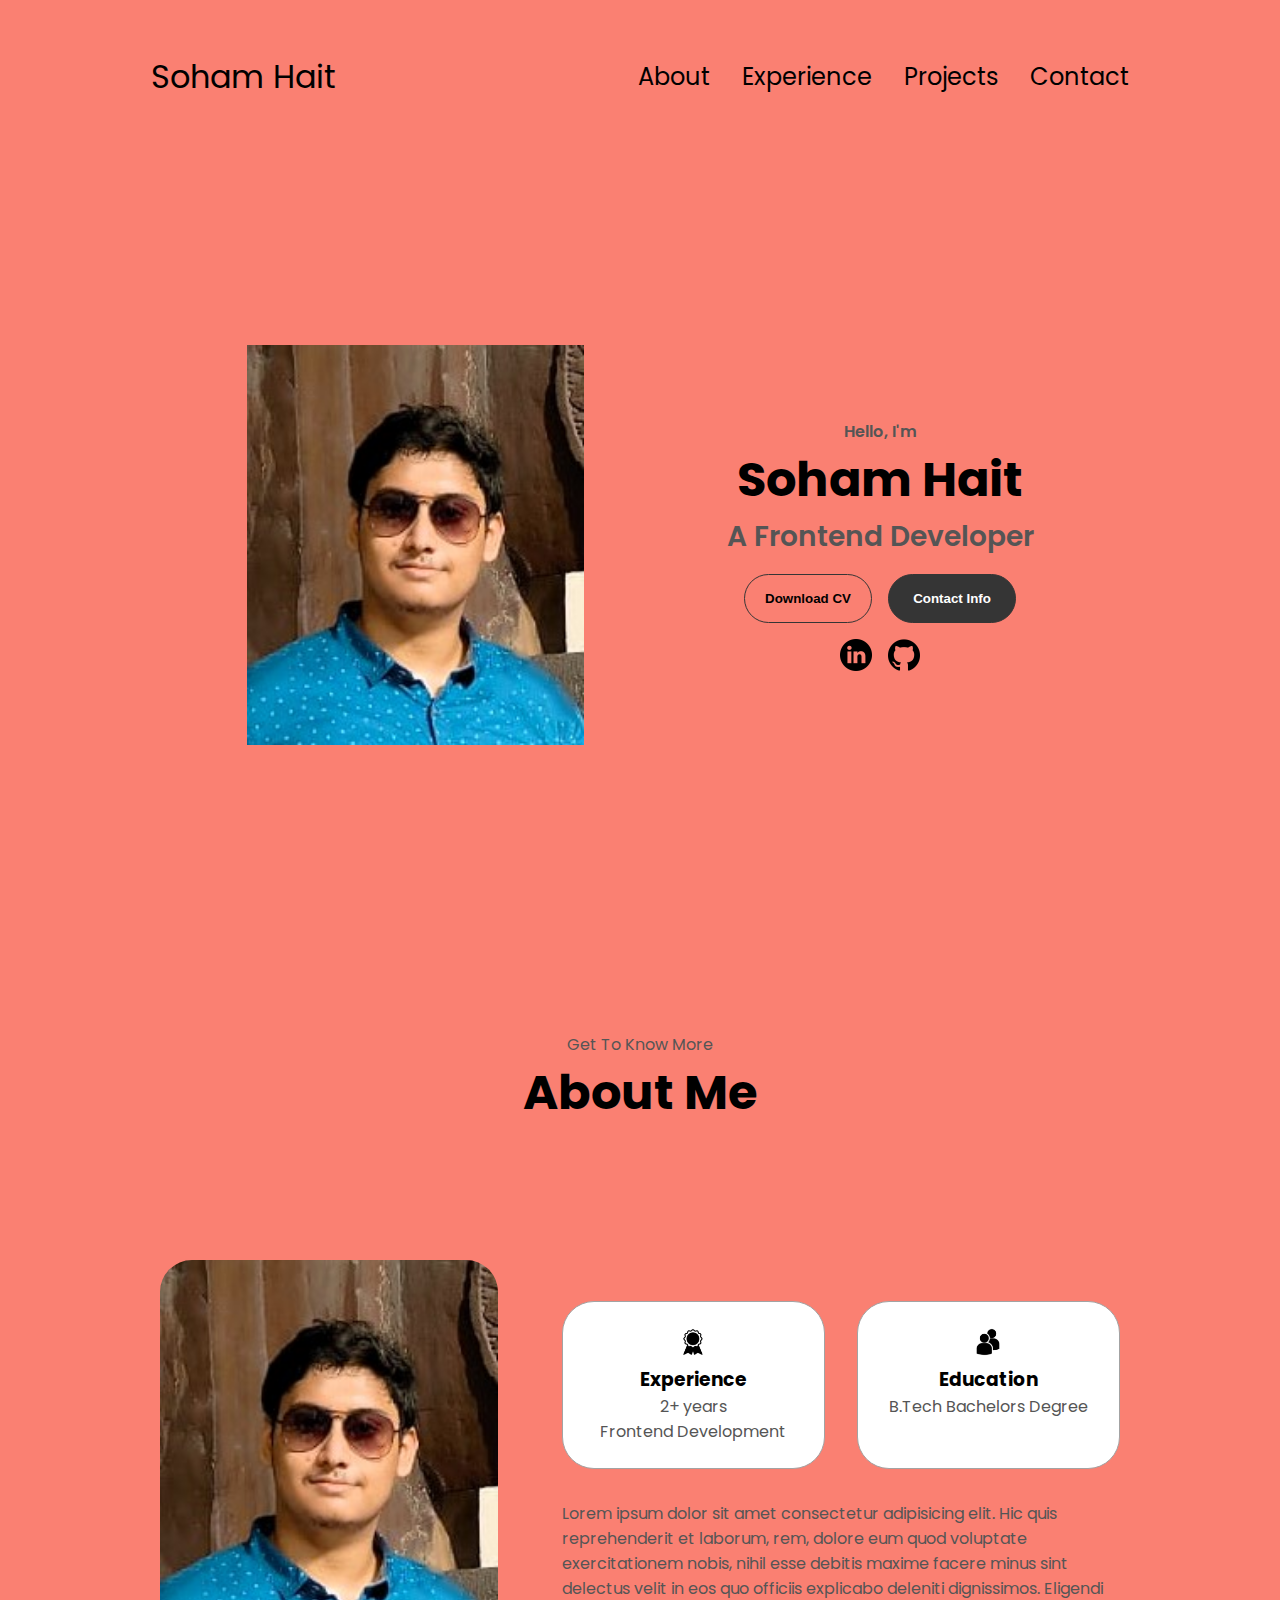
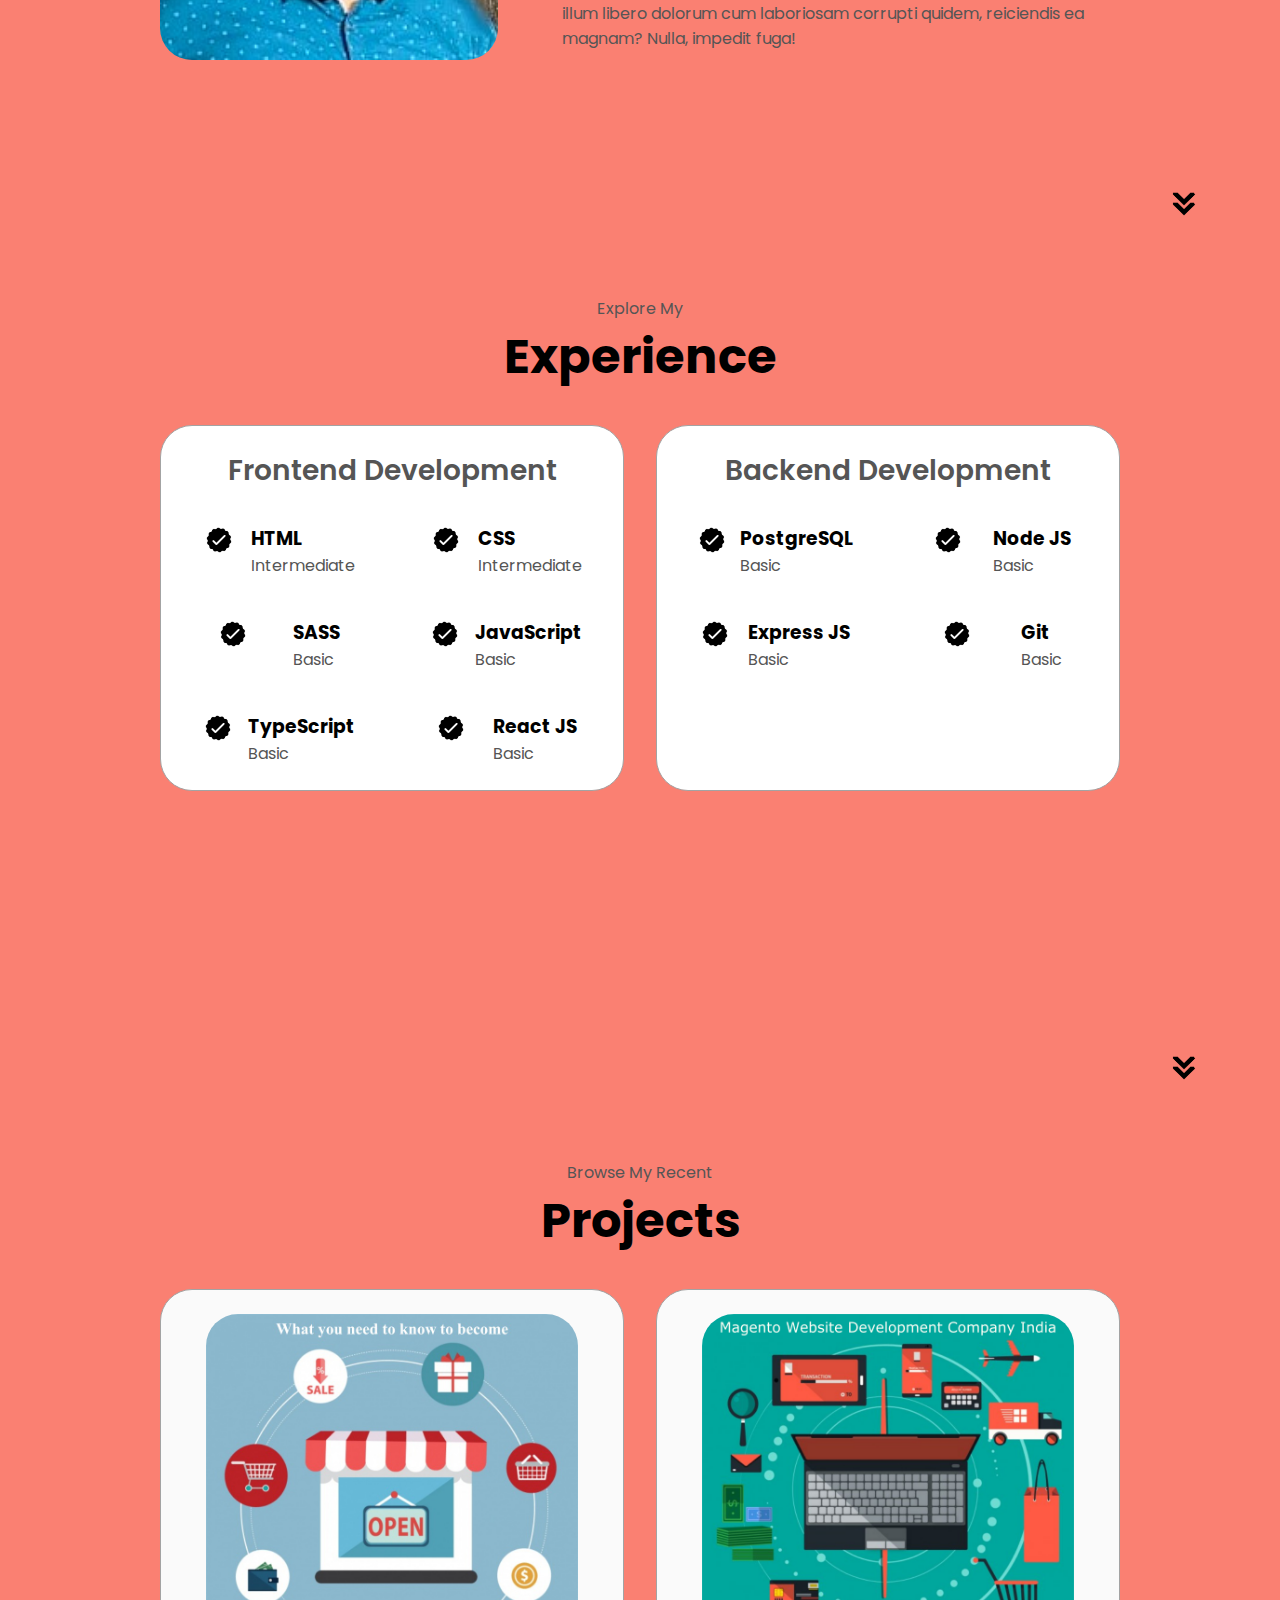
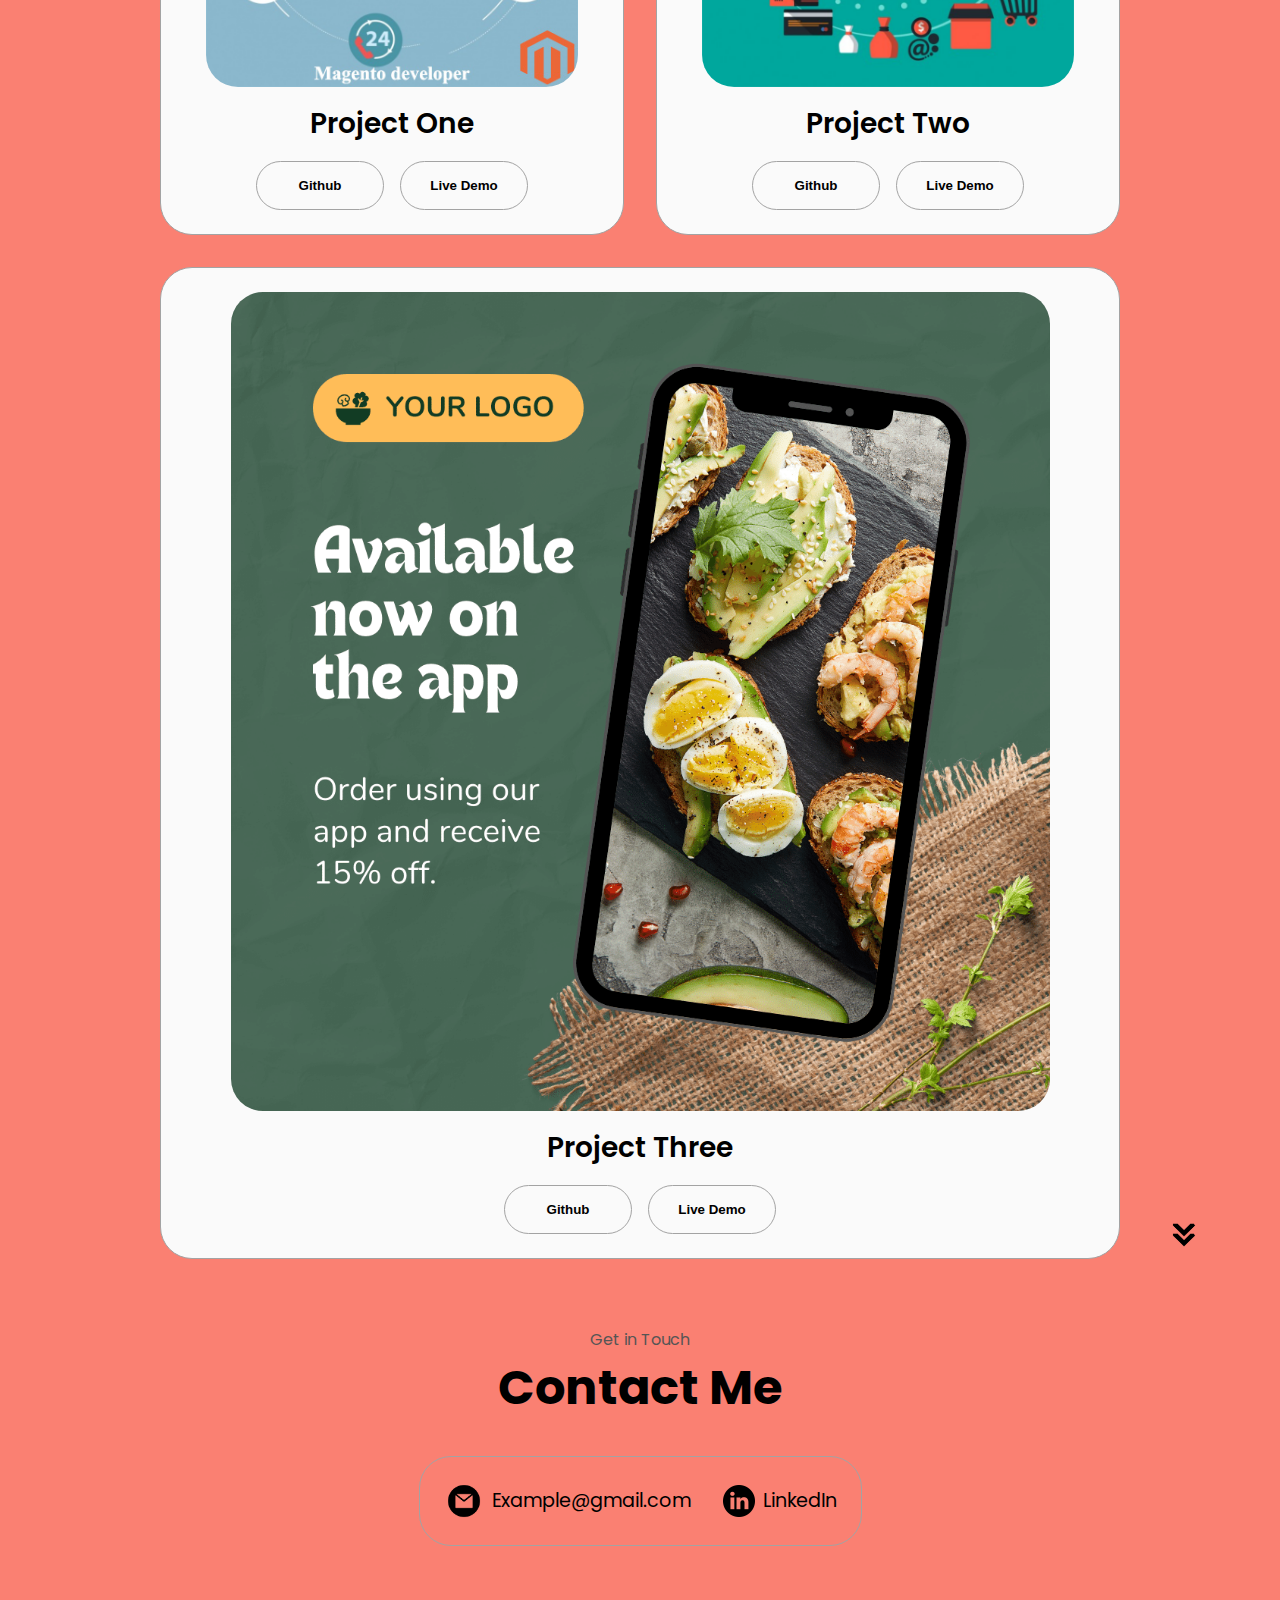
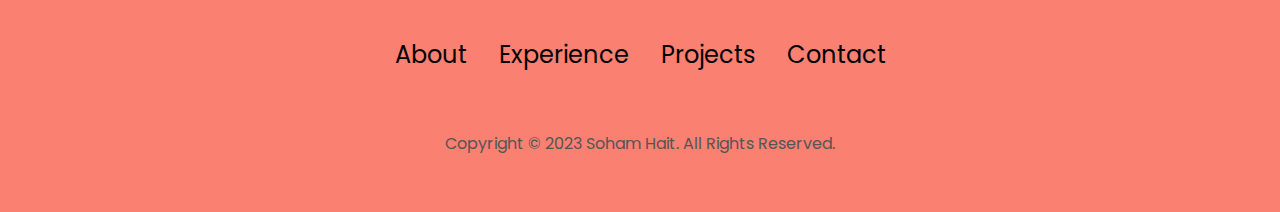
<file: Portfolio/index.html>
<!DOCTYPE html>
<html lang="en">
  <head>
    <meta charset="UTF-8" />
    <meta http-equiv="X-UA-Compatible" content="IE=edge" />
    <meta name="viewport" content="width=device-width, initial-scale=1.0" />
    <title>My Portfolio</title>
    <link rel="stylesheet" href="style.css" />
    <link rel="stylesheet" href="mediaqueries.css" />
  </head>
  <body bgcolor="salmon">
    <nav id="desktop-nav">
      <div class="logo">Soham Hait</div>
      <div>
        <ul class="nav-links">
          <li><a href="#about">About</a></li>
          <li><a href="#experience">Experience</a></li>
          <li><a href="#projects">Projects</a></li>
          <li><a href="#contact">Contact</a></li>
        </ul>
      </div>
    </nav>
    <nav id="hamburger-nav">
      <div class="logo">Soham Hait</div>
      <div class="hamburger-menu">
        <div class="hamburger-icon" onclick="toggleMenu()">
          <span></span>
          <span></span>
          <span></span>
        </div>
        <div class="menu-links">
          <li><a href="#about" onclick="toggleMenu()">About</a></li>
          <li><a href="#experience" onclick="toggleMenu()">Experience</a></li>
          <li><a href="#projects" onclick="toggleMenu()">Projects</a></li>
          <li><a href="#contact" onclick="toggleMenu()">Contact</a></li>
        </div>
      </div>
    </nav>
    <section id="profile">
      <div class="section__pic-container">
        <img src="./assets/profile-pic.jpg" alt="profile picture" />
      </div>
      <div class="section__text">
        <p class="section__text__p1">Hello, I'm</p>
        <h1 class="title">Soham Hait</h1>
        <p class="section__text__p2">A Frontend Developer</p>
        <div class="btn-container">
          <button
            class="btn btn-color-2"
            onclick="window.open('./assets/resume-example.pdf')"
          >
            Download CV
          </button>
          <button class="btn btn-color-1" onclick="location.href='./#contact'">
            Contact Info
          </button>
        </div>
        <div id="socials-container">
          <img
            src="./assets/linkedin.png"
            alt="My LinkedIn profile"
            class="icon"
            onclick="location.href='https://linkedin.com/'"
          />
          <img
            src="./assets/github.png"
            alt="My Github profile"
            class="icon"
            onclick="location.href='https://github.com/'"
          />
        </div>
      </div>
    </section>
    <section id="about">
      <p class="section__text__p1">Get To Know More</p>
      <h1 class="title">About Me</h1>
      <div class="section-container">
        <div class="section__pic-container">
          <img
            src="./assets/profile-pic.jpg"
            alt="Profile picture"
            class="about-pic"
          />
        </div>
        <div class="about-details-container">
          <div class="about-containers">
            <div class="details-container">
              <img
                src="./assets/experience.png"
                alt="Experience icon"
                class="icon"
              />
              <h3>Experience</h3>
              <p>2+ years <br />Frontend Development</p>
            </div>
            <div class="details-container">
              <img
                src="./assets/education.png"
                alt="Education icon"
                class="icon"
              />
              <h3>Education</h3>
              <p>B.Tech Bachelors Degree</p>
            </div>
          </div>
          <div class="text-container">
            <p>
              Lorem ipsum dolor sit amet consectetur adipisicing elit. Hic quis
              reprehenderit et laborum, rem, dolore eum quod voluptate
              exercitationem nobis, nihil esse debitis maxime facere minus sint
              delectus velit in eos quo officiis explicabo deleniti dignissimos.
              Eligendi illum libero dolorum cum laboriosam corrupti quidem,
              reiciendis ea magnam? Nulla, impedit fuga!
            </p>
          </div>
        </div>
      </div>
      <img
        src="./assets/arrow.png"
        alt="Arrow icon"
        class="icon arrow"
        onclick="location.href='./#experience'"
      />
    </section>
    <section id="experience">
      <p class="section__text__p1">Explore My</p>
      <h1 class="title">Experience</h1>
      <div class="experience-details-container">
        <div class="about-containers">
          <div class="details-container">
            <h2 class="experience-sub-title">Frontend Development</h2>
            <div class="article-container">
              <article>
                <img
                  src="./assets/checkmark.png"
                  alt="Experience icon"
                  class="icon"
                />
                <div>
                  <h3>HTML</h3>
                  <p>Intermediate</p>
                </div>
              </article>
              <article>
                <img
                  src="./assets/checkmark.png"
                  alt="Experience icon"
                  class="icon"
                />
                <div>
                  <h3>CSS</h3>
                  <p>Intermediate</p>
                </div>
              </article>
              <article>
                <img
                  src="./assets/checkmark.png"
                  alt="Experience icon"
                  class="icon"
                />
                <div>
                  <h3>SASS</h3>
                  <p>Basic</p>
                </div>
              </article>
              <article>
                <img
                  src="./assets/checkmark.png"
                  alt="Experience icon"
                  class="icon"
                />
                <div>
                  <h3>JavaScript</h3>
                  <p>Basic</p>
                </div>
              </article>
              <article>
                <img
                  src="./assets/checkmark.png"
                  alt="Experience icon"
                  class="icon"
                />
                <div>
                  <h3>TypeScript</h3>
                  <p>Basic</p>
                </div>
              </article>
              <article>
                <img
                  src="./assets/checkmark.png"
                  alt="Experience icon"
                  class="icon"
                />
                <div>
                  <h3>React JS</h3>
                  <p>Basic</p>
                </div>
              </article>
            </div>
          </div>
          <div class="details-container">
            <h2 class="experience-sub-title">Backend Development</h2>
            <div class="article-container">
              <article>
                <img
                  src="./assets/checkmark.png"
                  alt="Experience icon"
                  class="icon"
                />
                <div>
                  <h3>PostgreSQL</h3>
                  <p>Basic</p>
                </div>
              </article>
              <article>
                <img
                  src="./assets/checkmark.png"
                  alt="Experience icon"
                  class="icon"
                />
                <div>
                  <h3>Node JS</h3>
                  <p>Basic</p>
                </div>
              </article>
              <article>
                <img
                  src="./assets/checkmark.png"
                  alt="Experience icon"
                  class="icon"
                />
                <div>
                  <h3>Express JS</h3>
                  <p>Basic</p>
                </div>
              </article>
              <article>
                <img
                  src="./assets/checkmark.png"
                  alt="Experience icon"
                  class="icon"
                />
                <div>
                  <h3>Git</h3>
                  <p>Basic</p>
                </div>
              </article>
            </div>
          </div>
        </div>
      </div>
      <img
        src="./assets/arrow.png"
        alt="Arrow icon"
        class="icon arrow"
        onclick="location.href='./#projects'"
      />
    </section>
    <section id="projects">
      <p class="section__text__p1">Browse My Recent</p>
      <h1 class="title">Projects</h1>
      <div class="experience-details-container">
        <div class="about-containers">
          <div class="details-container color-container">
            <div class="article-container">
              <img
                src="./assets/1.jpeg"
                alt="Project 1"
                class="project-img"
              />
            </div>
            <h2 class="experience-sub-title project-title">Project One</h2>
            <div class="btn-container">
              <button
                class="btn btn-color-2 project-btn"
                onclick="location.href='https://github.com/'"
              >
                Github
              </button>
              <button
                class="btn btn-color-2 project-btn"
                onclick="location.href='https://github.com/'"
              >
                Live Demo
              </button>
            </div>
          </div>
          <div class="details-container color-container">
            <div class="article-container">
              <img
                src="./assets/project-2.png"
                alt="Project 2"
                class="project-img"
              />
            </div>
            <h2 class="experience-sub-title project-title">Project Two</h2>
            <div class="btn-container">
              <button
                class="btn btn-color-2 project-btn"
                onclick="location.href='https://github.com/'"
              >
                Github
              </button>
              <button
                class="btn btn-color-2 project-btn"
                onclick="location.href='https://github.com/'"
              >
                Live Demo
              </button>
            </div>
          </div>
          <div class="details-container color-container">
            <div class="article-container">
              <img
                src="./assets/project-3.png"
                alt="Project 3"
                class="project-img"
              />
            </div>
            <h2 class="experience-sub-title project-title">Project Three</h2>
            <div class="btn-container">
              <button
                class="btn btn-color-2 project-btn"
                onclick="location.href='https://github.com/'"
              >
                Github
              </button>
              <button
                class="btn btn-color-2 project-btn"
                onclick="location.href='https://github.com/'"
              >
                Live Demo
              </button>
            </div>
          </div>
        </div>
      </div>
      <img
        src="./assets/arrow.png"
        alt="Arrow icon"
        class="icon arrow"
        onclick="location.href='./#contact'"
      />
    </section>
    <section id="contact">
      <p class="section__text__p1">Get in Touch</p>
      <h1 class="title">Contact Me</h1>
      <div class="contact-info-upper-container">
        <div class="contact-info-container">
          <img
            src="./assets/email.png"
            alt="Email icon"
            class="icon contact-icon email-icon"
          />
          <p><a href="mailto:examplemail@gmail.com">Example@gmail.com</a></p>
        </div>
        <div class="contact-info-container">
          <img
            src="./assets/linkedin.png"
            alt="LinkedIn icon"
            class="icon contact-icon"
          />
          <p><a href="https://www.linkedin.com">LinkedIn</a></p>
        </div>
      </div>
    </section>
    <footer>
      <nav>
        <div class="nav-links-container">
          <ul class="nav-links">
            <li><a href="#about">About</a></li>
            <li><a href="#experience">Experience</a></li>
            <li><a href="#projects">Projects</a></li>
            <li><a href="#contact">Contact</a></li>
          </ul>
        </div>
      </nav>
      <p>Copyright &#169; 2023 Soham Hait. All Rights Reserved.</p>
    </footer>
    <script src="script.js"></script>
  </body>
</html>
</file>
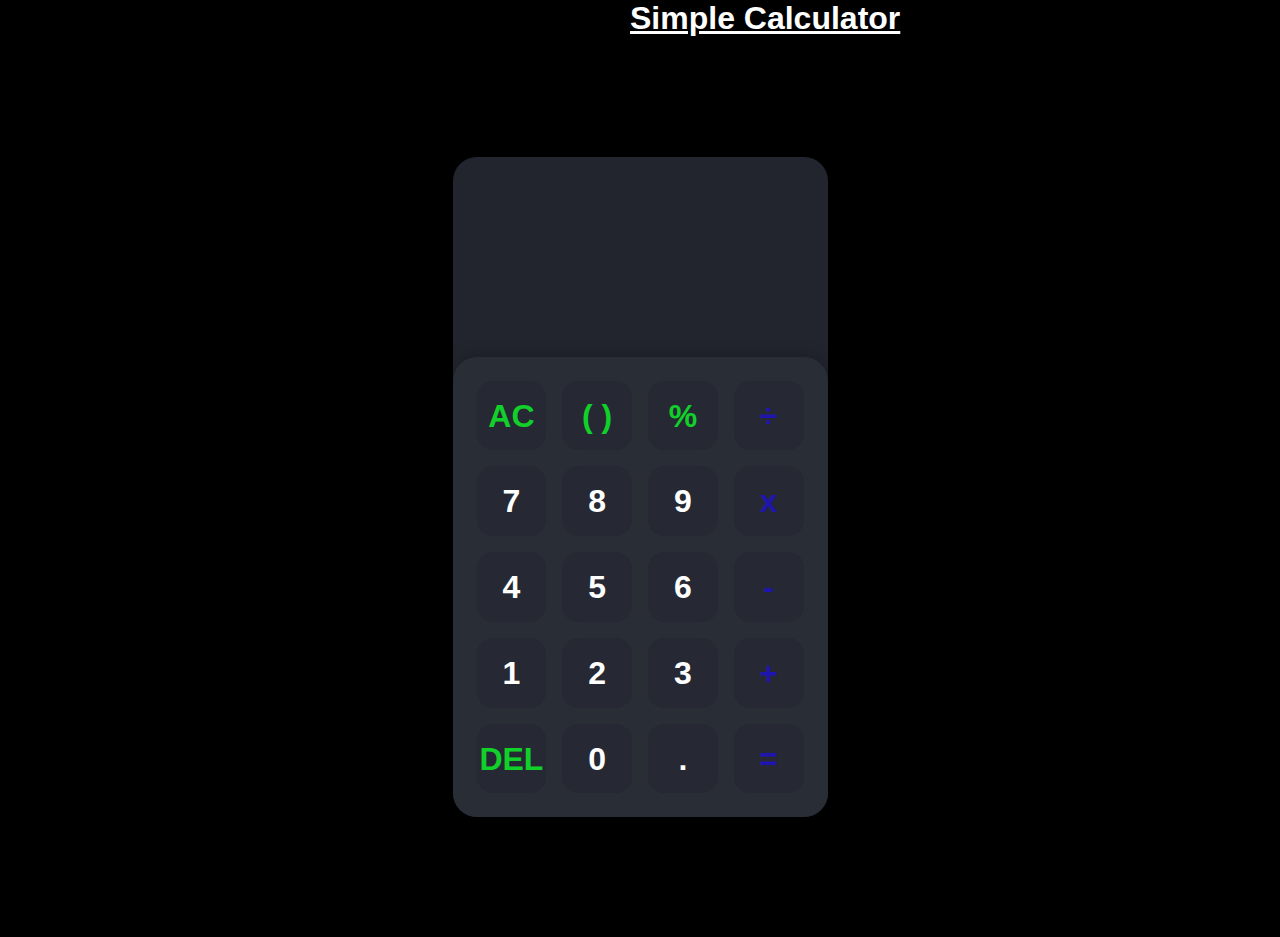
<file: Calculator/calc.html>
<!DOCTYPE html>
<html lang="en">
<head>
	<meta charset="UTF-8">
	<meta http-equiv="X-UA-Compatible" content="IE=edge">
	<meta name="viewport" content="width=device-width, initial-scale=1.0">
	<title>Calculator</title>
	<link rel="stylesheet" href="main.css" />
</head>
<body>
	<h1><u><b>Simple Calculator</b></u></h1>
	<div class="app">

		<div class="calculator">

			<div class="display">
				<div class="content">
					<div class="input"></div>
					<div class="output"></div>
				</div>
			</div>

			<div class="keys">

				<div data-key="clear" class="key action">
					<span>AC</span>
				</div>

				<div data-key="brackets" class="key action">
					<span>( )</span>
				</div>

				<div data-key="%" class="key action">
					<span>%</span>
				</div>

				<div data-key="/" class="key operator">
					<span>÷</span>
				</div>

				<div data-key="7" class="key">
					<span>7</span>
				</div>

				<div data-key="8" class="key">
					<span>8</span>
				</div>

				<div data-key="9" class="key">
					<span>9</span>
				</div>

				<div data-key="*" class="key operator">
					<span>x</span>
				</div>

				<div data-key="4" class="key">
					<span>4</span>
				</div>

				<div data-key="5" class="key">
					<span>5</span>
				</div>

				<div data-key="6" class="key">
					<span>6</span>
				</div>

				<div data-key="-" class="key operator">
					<span>-</span>
				</div>

				<div data-key="1" class="key">
					<span>1</span>
				</div>

				<div data-key="2" class="key">
					<span>2</span>
				</div>

				<div data-key="3" class="key">
					<span>3</span>
				</div>

				<div data-key="+" class="key operator">
					<span>+</span>
				</div>

				<div data-key="backspace" class="key action">
					<span>DEL</span>
				</div>

				<div data-key="0" class="key">
					<span>0</span>
				</div>

				<div data-key="." class="key">
					<span>.</span>
				</div>
				
				<div data-key="=" class="key operator">
					<span>=</span>
				</div>
			</div>

		</div>

	</div>

	<script src="main.js"></script>
</body>
</html>
</file>
<file: Portfolio/style.css>
/* GENERAL */

@import url("https://fonts.googleapis.com/css2?family=Poppins:wght@300;400;500;600&display=swap");

* {
  margin: 0;
  padding: 0;
}

body {
  font-family: "Poppins", sans-serif;
}

html {
  scroll-behavior: smooth;
}

p {
  color: rgb(85, 85, 85);
}

/* TRANSITION */

a,
.btn {
  transition: all 300ms ease;
}

/* DESKTOP NAV */

nav,
.nav-links {
  display: flex;
}

nav {
  justify-content: space-around;
  align-items: center;
  height: 17vh;
}

.nav-links {
  gap: 2rem;
  list-style: none;
  font-size: 1.5rem;
}

a {
  color: black;
  text-decoration: none;
  text-decoration-color: white;
}

a:hover {
  color: grey;
  text-decoration: underline;
  text-underline-offset: 1rem;
  text-decoration-color: rgb(181, 181, 181);
}

.logo {
  font-size: 2rem;
}

.logo:hover {
  cursor: default;
}

/* HAMBURGER MENU */

#hamburger-nav {
  display: none;
}

.hamburger-menu {
  position: relative;
  display: inline-block;
}

.hamburger-icon {
  display: flex;
  flex-direction: column;
  justify-content: space-between;
  height: 24px;
  width: 30px;
  cursor: pointer;
}

.hamburger-icon span {
  width: 100%;
  height: 2px;
  background-color: black;
  transition: all 0.3 ease-in-out;
}

.menu-links {
  position: absolute;
  top: 100%;
  right: 0;
  background-color: white;
  width: fit-content;
  max-height: 0;
  overflow: hidden;
  transition: all 0.3 ease-in-out;
}

.menu-links a {
  display: block;
  padding: 10px;
  text-align: center;
  font-size: 1.5rem;
  color: black;
  text-decoration: none;
  transition: all 0.3 ease-in-out;
}

.menu-links li {
  list-style: none;
}

.menu-links.open {
  max-height: 300px;
}

.hamburger-icon.open span:first-child {
  transform: rotate(45deg) translate(10px, 5px);
}

.hamburger-icon.open span:nth-child(2) {
  opacity: 0;
}

.hamburger-icon.open span:last-child {
  transform: rotate(-45deg) translate(10px, -5px);
}

.hamburger-icon span:first-child {
  transform: none;
}

.hamburger-icon span:first-child {
  opacity: 1;
}

.hamburger-icon span:first-child {
  transform: none;
}

/* SECTIONS */

section {
  padding-top: 4vh;
  height: 96vh;
  margin: 0 10rem;
  box-sizing: border-box;
  min-height: fit-content;
}

.section-container {
  display: flex;
}

/* PROFILE SECTION */

#profile {
  display: flex;
  justify-content: center;
  gap: 5rem;
  height: 80vh;
}

.section__pic-container {
  display: flex;
  height: 400px;
  width: 400px;
  margin: auto 0;
}

.section__text {
  align-self: center;
  text-align: center;
}

.section__text p {
  font-weight: 600;
}

.section__text__p1 {
  text-align: center;
}

.section__text__p2 {
  font-size: 1.75rem;
  margin-bottom: 1rem;
}

.title {
  font-size: 3rem;
  text-align: center;
}

#socials-container {
  display: flex;
  justify-content: center;
  margin-top: 1rem;
  gap: 1rem;
}

/* ICONS */

.icon {
  cursor: pointer;
  height: 2rem;
}

/* BUTTONS */

.btn-container {
  display: flex;
  justify-content: center;
  gap: 1rem;
}

.btn {
  font-weight: 600;
  transition: all 300ms ease;
  padding: 1rem;
  width: 8rem;
  border-radius: 2rem;
}

.btn-color-1,
.btn-color-2 {
  border: rgb(53, 53, 53) 0.1rem solid;
}

.btn-color-1:hover,
.btn-color-2:hover {
  cursor: pointer;
}

.btn-color-1,
.btn-color-2:hover {
  background: rgb(53, 53, 53);
  color: white;
}

.btn-color-1:hover {
  background: rgb(0, 0, 0);
}

.btn-color-2 {
  background: none;
}

.btn-color-2:hover {
  border: rgb(255, 255, 255) 0.1rem solid;
}

.btn-container {
  gap: 1rem;
}

/* ABOUT SECTION */

#about {
  position: relative;
}

.about-containers {
  gap: 2rem;
  margin-bottom: 2rem;
  margin-top: 2rem;
}

.about-details-container {
  justify-content: center;
  flex-direction: column;
}

.about-containers,
.about-details-container {
  display: flex;
}

.about-pic {
  border-radius: 2rem;
}

.arrow {
  position: absolute;
  right: -5rem;
  bottom: 2.5rem;
}

.details-container {
  padding: 1.5rem;
  flex: 1;
  background: white;
  border-radius: 2rem;
  border: rgb(53, 53, 53) 0.1rem solid;
  border-color: rgb(163, 163, 163);
  text-align: center;
}

.section-container {
  gap: 4rem;
  height: 80%;
}

.section__pic-container {
  height: 400px;
  width: 400px;
  margin: auto 0;
}

/* EXPERIENCE SECTION */

#experience {
  position: relative;
}

.experience-sub-title {
  color: rgb(85, 85, 85);
  font-weight: 600;
  font-size: 1.75rem;
  margin-bottom: 2rem;
}

.experience-details-container {
  display: flex;
  justify-content: center;
  flex-direction: column;
}

.article-container {
  display: flex;
  text-align: initial;
  flex-wrap: wrap;
  flex-direction: row;
  gap: 2.5rem;
  justify-content: space-around;
}

article {
  display: flex;
  width: 10rem;
  justify-content: space-around;
  gap: 0.5rem;
}

article .icon {
  cursor: default;
}

/* PROJECTS SECTION */

#projects {
  position: relative;
}

.color-container {
  border-color: rgb(163, 163, 163);
  background: rgb(250, 250, 250);
}

.project-img {
  border-radius: 2rem;
  width: 90%;
  height: 90%;
}

.project-title {
  margin: 1rem;
  color: black;
}

.project-btn {
  color: black;
  border-color: rgb(163, 163, 163);
}

/* CONTACT */

#contact {
  display: flex;
  justify-content: center;
  flex-direction: column;
  height: 70vh;
}

.contact-info-upper-container {
  display: flex;
  justify-content: center;
  border-radius: 2rem;
  border: rgb(53, 53, 53) 0.1rem solid;
  border-color: rgb(163, 163, 163);
  background: (250, 250, 250);
  margin: 2rem auto;
  padding: 0.5rem;
}

.contact-info-container {
  display: flex;
  align-items: center;
  justify-content: center;
  gap: 0.5rem;
  margin: 1rem;
}

.contact-info-container p {
  font-size: larger;
}

.contact-icon {
  cursor: default;
}

.email-icon {
  height: 2.5rem;
}

/* FOOTER SECTION */

footer {
  height: 26vh;
  margin: 0 1rem;
}

footer p {
  text-align: center;
}
</file>
<file: Portfolio/mediaqueries.css>
@media screen and (max-width: 1400px) {
  #profile {
    height: 83vh;
    margin-bottom: 6rem;
  }
  .about-containers {
    flex-wrap: wrap;
  }
  #contact,
  #projects {
    height: fit-content;
  }
}

@media screen and (max-width: 1200px) {
  #desktop-nav {
    display: none;
  }
  #hamburger-nav {
    display: flex;
  }
  #experience,
  .experience-details-container {
    margin-top: 2rem;
  }
  #profile,
  .section-container {
    display: block;
  }
  .arrow {
    display: none;
  }
  section,
  .section-container {
    height: fit-content;
  }
  section {
    margin: 0 5%;
  }
  .section__pic-container {
    width: 275px;
    height: 275px;
    margin: 0 auto 2rem;
  }
  .about-containers {
    margin-top: 0;
  }
}

@media screen and (max-width: 600px) {
  #contact,
  footer {
    height: 40vh;
  }
  #profile {
    height: 83vh;
    margin-bottom: 0;
  }
  article {
    font-size: 1rem;
  }
  footer nav {
    height: fit-content;
    margin-bottom: 2rem;
  }
  .about-containers,
  .contact-info-upper-container,
  .btn-container {
    flex-wrap: wrap;
  }
  .contact-info-container {
    margin: 0;
  }
  .contact-info-container p,
  .nav-links li a {
    font-size: 1rem;
  }
  .experience-sub-title {
    font-size: 1.25rem;
  }
  .logo {
    font-size: 1.5rem;
  }
  .nav-links {
    flex-direction: column;
    gap: 0.5rem;
    text-align: center;
  }
  .section__pic-container {
    width: auto;
    height: 46vw;
    justify-content: center;
  }
  .section__text__p2 {
    font-size: 1.25rem;
  }
  .title {
    font-size: 2rem;
  }
  .text-container {
    text-align: justify;
  }
}
</file>
<file: Calculator/main.css>
* {
	margin: 0;
	padding: 0;
	box-sizing: border-box;
	font-family: sans-serif;
}
body {
	background-color: black;
}
h1 {
	color: white;
	margin-left: 630px;
}
.app {
	display: flex;
	justify-content: center;
	align-items: center;
	height: 100vh;
}

.calculator {
	background-color: #22252D;
	width: 100%;
	max-width: 375px;
	min-height: 640px;
	display: flex;
	flex-direction: column;
	border-radius: 1.5rem;
	overflow: hidden;
}

.display {
	min-height: 200px;
	padding: 1.5rem;
	display: flex;
	justify-content: flex-end;
	align-items: flex-end;
	color: white;
	text-align: right;
	flex: 1 1 0%;
}

.display .content {
	display: flex;
	flex-direction: column;
	justify-content: flex-end;
	width: 100%;
	max-width: 100%;
	overflow: auto;
}

.display .input {
	width: 100%;
	font-size: 1.25rem;
	margin-bottom: 0.5rem;
}

.display .output {
	font-size: 3rem;
	font-weight: 700;
	width: 100%;
	white-space: nowrap;
}

.display .operator {
	color: #EB6666;
}

.display .brackets,
.display .percent {
	color: #26FED7;
}

.keys {
	background-color: #292D36;
	padding: 1.5rem;
	border-radius: 1.5rem 1.5rem 0 0;
	display: grid;
	grid-template-columns: repeat(4, 1fr);
	grid-template-rows: repeat(5, 1fr);
	grid-gap: 1rem;
	box-shadow: 0px -2px 16px rgba(0, 0, 0, 0.2);
}

.keys .key {
	position: relative;
	cursor: pointer;

	display: block;
	height: 0;
	padding-top: 100%;
	background-color: #262933;
	border-radius: 1rem;
	transition: 0.2s;
	user-select: none;
}

.keys .key span {
	position: absolute;
	top: 50%;
	left: 50%;
	transform: translate(-50%, -50%);

	font-size: 2rem;
	font-weight: 700;
	color: #FFF;
}

.keys .key:hover {
	box-shadow: inset 0px 0px 8px rgba(0, 0, 0, 0.2);
}

.keys .key.operator span {
	color: #1e13c0e3;
}

.keys .key.action span {
	color: #0eef29d8;
}
</file>
